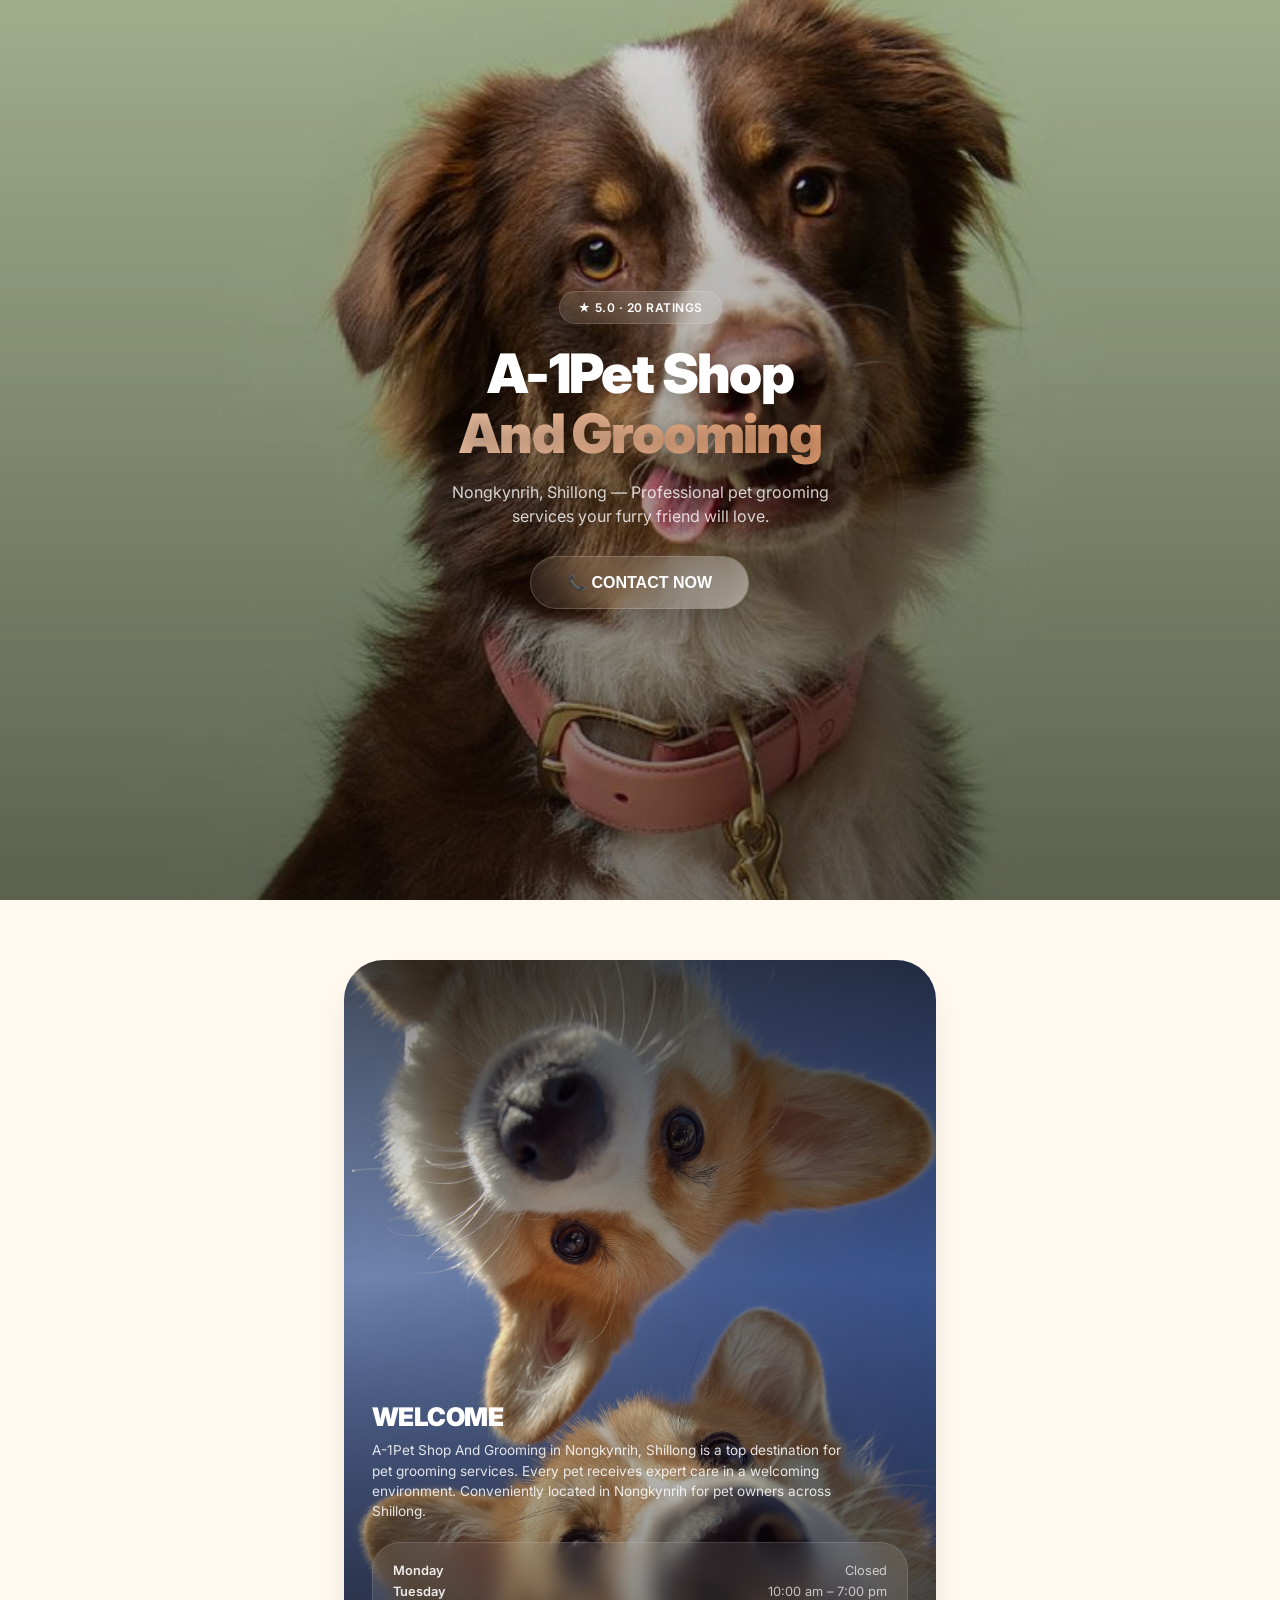
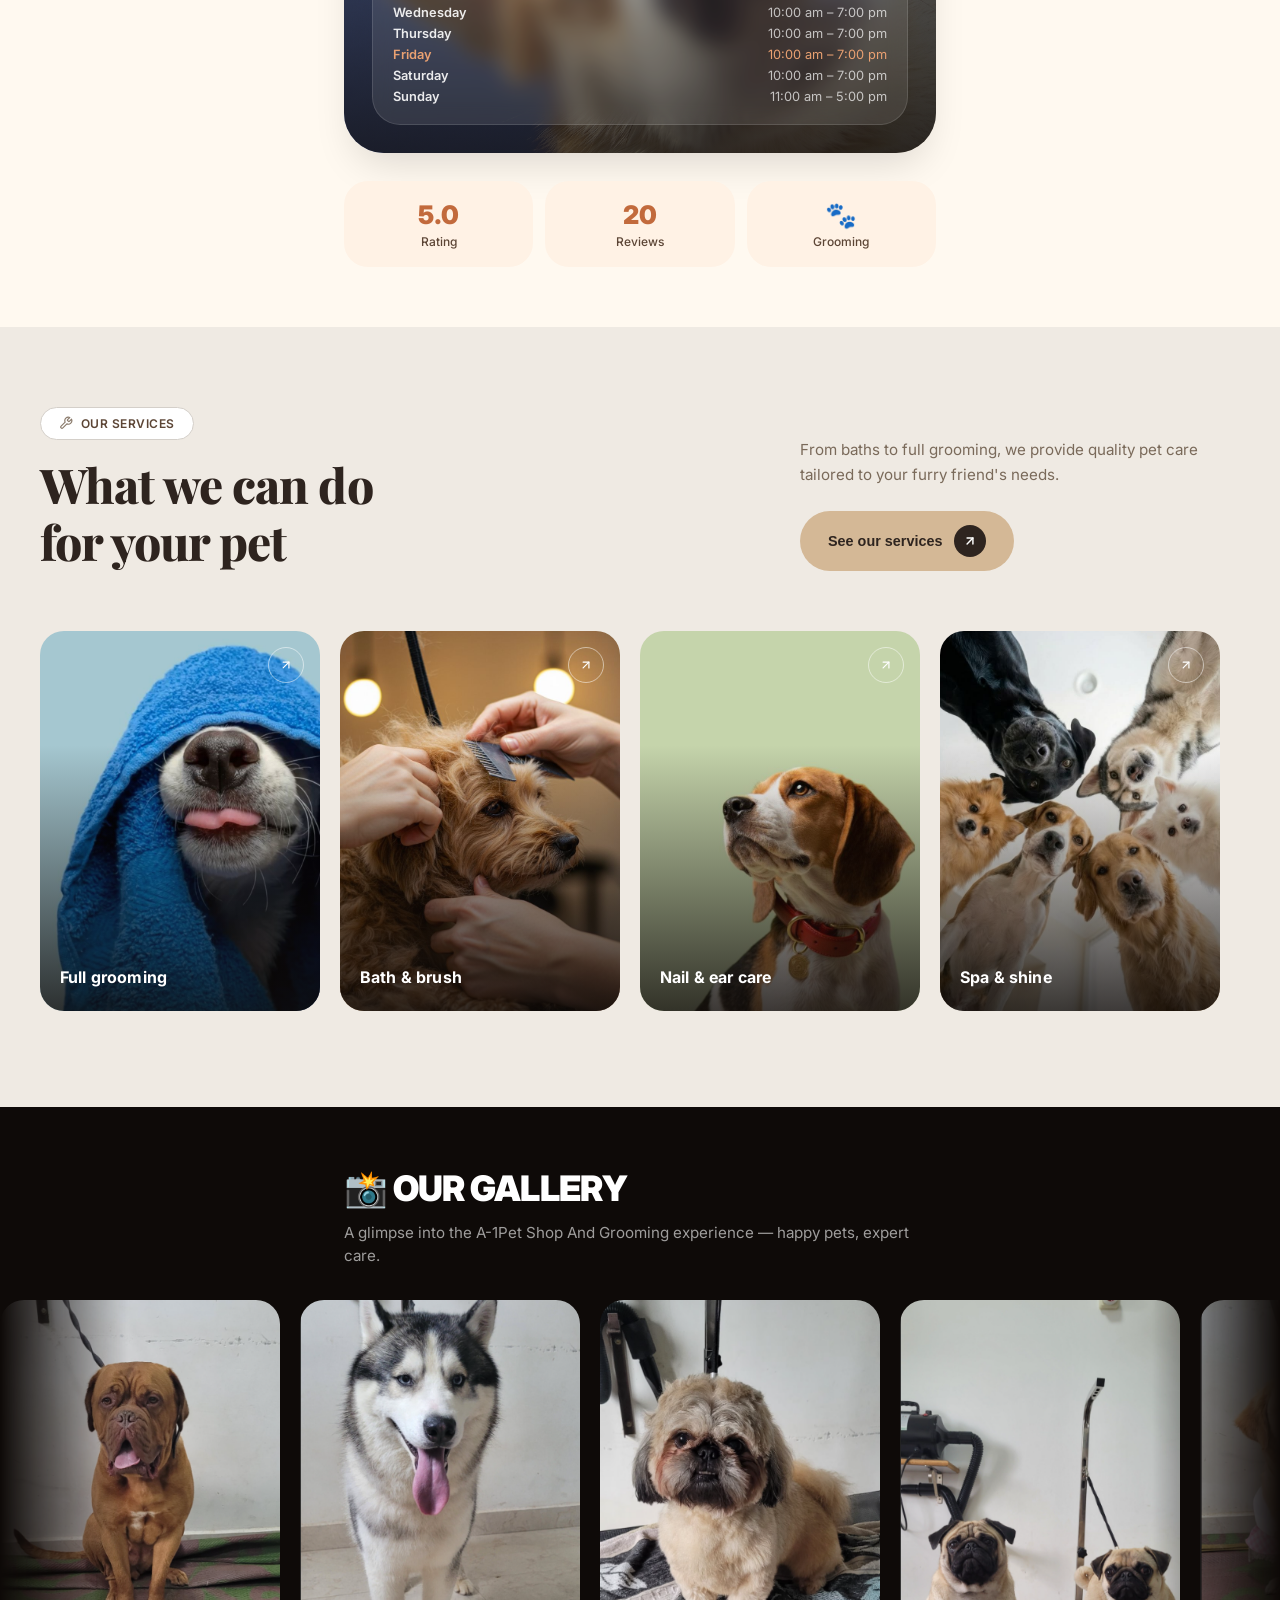
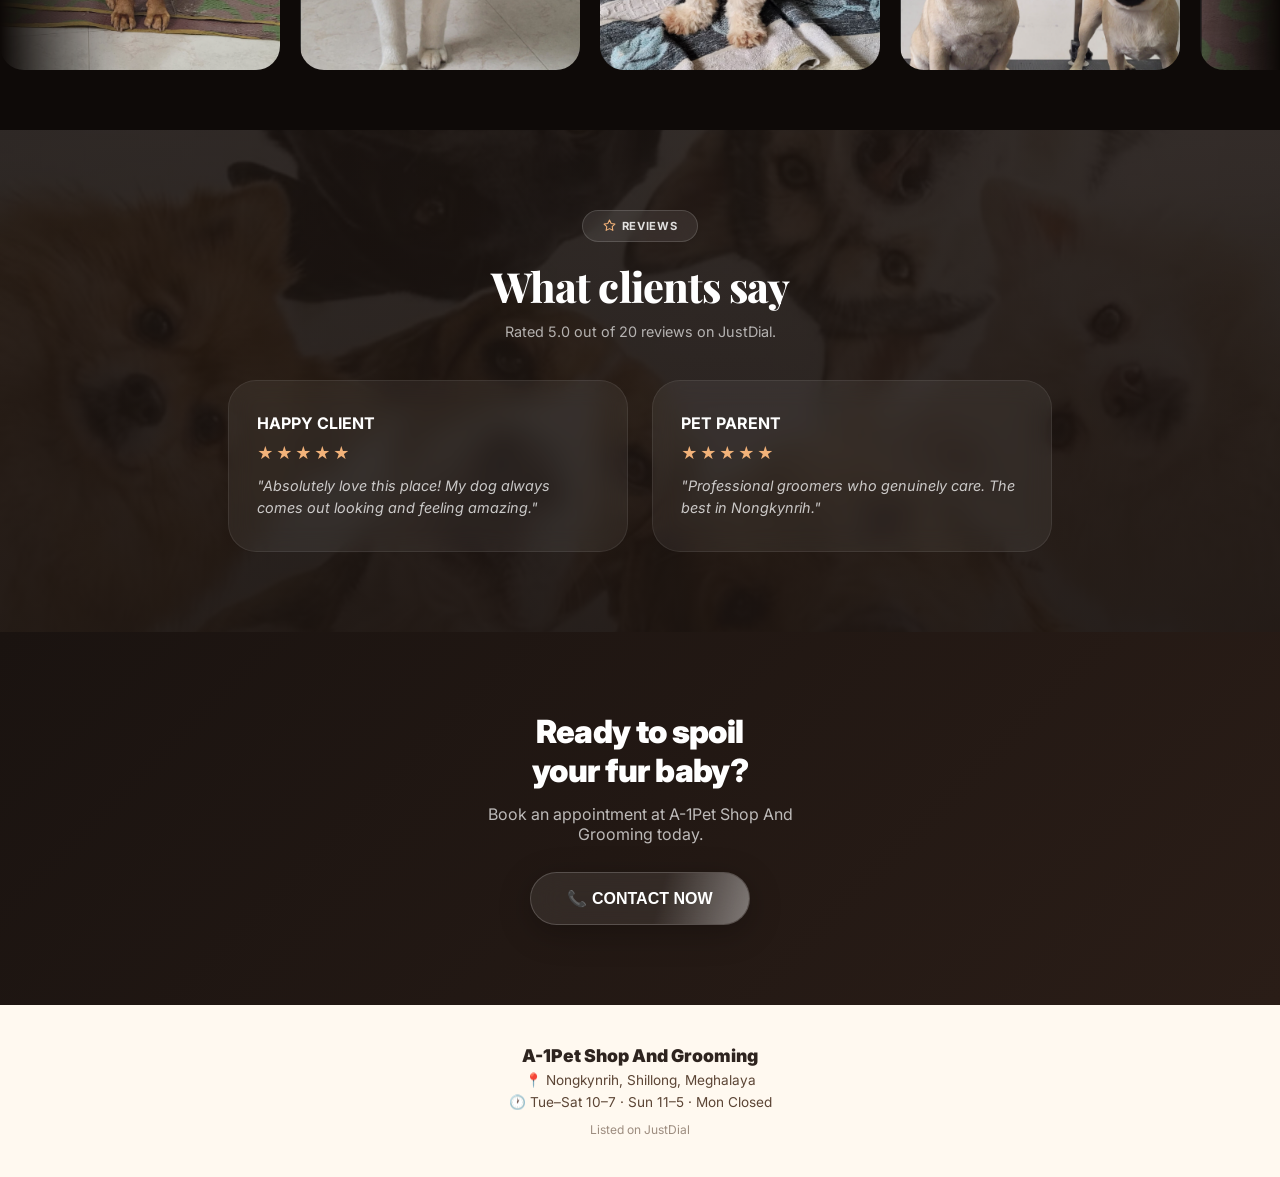
<file: pupbar.html>
<!DOCTYPE html>
<html lang="en">
<head>
  <meta charset="UTF-8">
  <meta name="viewport" content="width=device-width, initial-scale=1.0, viewport-fit=cover">
  <title>A-1Pet Shop And Grooming — Shillong</title>
  <link href="https://fonts.googleapis.com/css2?family=Inter:opsz,wght@14..32,300;14..32,400;14..32,600;14..32,700;14..32,800;14..32,900&family=Playfair+Display:wght@700;800&display=swap" rel="stylesheet">
<style>
*,*::before,*::after{margin:0;padding:0;box-sizing:border-box}
html{scroll-behavior:smooth}
body{
  font-family:'Inter',sans-serif;
  background:#FFF9F0;
  color:#2E241F;
  overflow-x:hidden;
  -webkit-font-smoothing:antialiased;
}
img{display:block;width:100%;height:auto}

/* ── LOADING ── */
.loading-overlay{
  position:fixed;inset:0;background:#0E0A08;z-index:9999;
  display:flex;flex-direction:column;align-items:center;justify-content:center;gap:2rem;
  transition:opacity .7s ease,visibility .7s ease;
}
.loading-overlay.hidden{opacity:0;visibility:hidden;pointer-events:none}
.loading-brand{
  font-size:2.4rem;font-weight:900;text-align:center;line-height:1.2;
  background:linear-gradient(135deg,#fff 0%,#EAA172 25%,#F2C6A8 50%,#EAA172 75%,#fff 100%);
  background-size:300% 300%;
  -webkit-background-clip:text;background-clip:text;color:transparent;
  animation:gradientShift 3s ease-in-out infinite, floatUp 2.5s ease-in-out infinite;
}
.loading-brand small{
  display:block;font-size:.7rem;font-weight:500;letter-spacing:.2em;
  text-transform:uppercase;color:rgba(255,255,255,.3);margin-top:8px;
  background:none;-webkit-background-clip:unset;
  animation:fadeSlideIn .8s .3s both;
}
.paw-loader{display:flex;align-items:center;gap:8px;animation:scaleIn .5s .6s both}
.paw-loader .bar{
  width:4px;height:24px;border-radius:4px;
  background:linear-gradient(to top,#EAA172,#F2C6A8);
  animation:barGrow .6s ease-in-out infinite alternate;
}
.paw-loader .bar:nth-child(1){animation-delay:0s;height:16px}
.paw-loader .bar:nth-child(2){animation-delay:.1s;height:28px}
.paw-loader .bar:nth-child(3){animation-delay:.2s;height:36px}
.paw-loader .bar:nth-child(4){animation-delay:.3s;height:28px}
.paw-loader .bar:nth-child(5){animation-delay:.4s;height:16px}
.paw-dots{
  display:flex;gap:10px;
  animation:scaleIn .5s .8s both;
}
.paw-dots div{
  width:14px;height:14px;border-radius:50%;
  background:#EAA172;opacity:.2;
  animation:pawPulse .8s ease-in-out infinite alternate;
}
.paw-dots div:nth-child(1){animation-delay:0s}
.paw-dots div:nth-child(2){animation-delay:.15s;background:#D98E5B}
.paw-dots div:nth-child(3){animation-delay:.3s;background:#C26A3C}
.paw-dots div:nth-child(4){animation-delay:.45s;background:#A85A30}
.paw-dots div:nth-child(5){animation-delay:.6s;background:#8A4A26}
.loading-bg-shapes{position:absolute;inset:0;overflow:hidden;pointer-events:none}
.loading-bg-shapes .shape{
  position:absolute;border-radius:50%;
  background:rgba(234,161,114,.04);animation:shapeFloat 4s ease-in-out infinite;
}
.loading-bg-shapes .shape:nth-child(1){width:180px;height:180px;top:-40px;left:-40px;animation-delay:0s}
.loading-bg-shapes .shape:nth-child(2){width:120px;height:120px;bottom:-30px;right:-30px;animation-delay:1s;background:rgba(242,198,168,.03)}
.loading-bg-shapes .shape:nth-child(3){width:80px;height:80px;top:50%;left:50%;animation-delay:2s;background:rgba(200,160,130,.03)}
@keyframes gradientShift{0%{background-position:0% 50%}50%{background-position:100% 50%}100%{background-position:0% 50%}}
@keyframes floatUp{0%,100%{transform:translateY(0)}50%{transform:translateY(-8px)}}
@keyframes fadeSlideIn{from{opacity:0;transform:translateY(10px)}to{opacity:1;transform:translateY(0)}}
@keyframes scaleIn{from{opacity:0;transform:scale(.7)}to{opacity:1;transform:scale(1)}}
@keyframes barGrow{from{transform:scaleY(.3)}to{transform:scaleY(1)}}
@keyframes pawPulse{0%{opacity:.2;transform:scale(.8)}100%{opacity:1;transform:scale(1.2)}}
@keyframes shapeFloat{0%,100%{transform:translate(0,0) scale(1)}33%{transform:translate(20px,-20px) scale(1.1)}66%{transform:translate(-10px,10px) scale(.95)}}

/* ── HERO ── */
.hero{
  position:relative;height:100dvh;width:100%;overflow:hidden;
  display:flex;align-items:center;justify-content:center;padding:0 24px;
  text-align:center;
}
.hero-bg{
  position:absolute;inset:0;width:100%;height:100%;object-fit:cover;object-position:center 30%;
  pointer-events:none;
  animation:heroZoom 5s 1.3s ease both;
}
@keyframes heroZoom{from{transform:scale(1.08);opacity:.7}to{transform:scale(1);opacity:1}}
.hero-overlay{
  position:absolute;inset:0;
  background:linear-gradient(180deg,rgba(14,10,8,.15) 0%,rgba(14,10,8,.55) 100%);
}
.hero-content{position:relative;z-index:2;max-width:480px;width:100%;margin:0 auto}
.hero-content>*{opacity:0;animation:heroFadeUp .7s cubic-bezier(.16,1,.3,1) forwards}
.hero-content .hero-badge{animation-delay:1.4s}
.hero-content h1{animation-delay:1.7s}
.hero-content p{animation-delay:2s}
.hero-content .btn-primary{animation-delay:2.3s}
@keyframes heroFadeUp{from{opacity:0;transform:translateY(30px) scale(.97)}to{opacity:1;transform:translateY(0) scale(1)}}
.hero-badge{
  display:inline-flex;align-items:center;gap:8px;
  background:rgba(255,255,255,.12);backdrop-filter:blur(12px);
  border:1px solid rgba(255,255,255,.15);
  padding:8px 18px;border-radius:60px;font-size:.75rem;font-weight:600;
  color:#fff;letter-spacing:.04em;text-transform:uppercase;margin-bottom:20px;
}
.hero h1{
  font-size:2.6rem;font-weight:900;line-height:1.1;letter-spacing:-.03em;
  color:#fff;text-shadow:0 2px 20px rgba(0,0,0,.3);
  animation:heroFadeUp .7s cubic-bezier(.16,1,.3,1) forwards, fadePulse 4s ease-in-out 4s infinite;
}
@keyframes fadePulse{0%,100%{opacity:1}45%{opacity:.5}55%{opacity:.5}}
.hero h1 em{font-style:normal;background:linear-gradient(120deg,#F2C6A8,#EAA172);-webkit-background-clip:text;background-clip:text;color:transparent}
.hero p{
  font-size:1rem;line-height:1.5;color:rgba(255,255,255,.8);
  margin:16px auto 28px;max-width:380px;
}

/* ── SECTIONS ── */
.section{padding:60px 24px;max-width:640px;margin:0 auto}
.section-title{font-size:1.8rem;font-weight:900;letter-spacing:-.02em;margin-bottom:12px}
.section-sub{font-size:.95rem;color:#5C4535;margin-bottom:32px;line-height:1.5}

.about-image-wrap{
  border-radius:40px;overflow:hidden;
  box-shadow:0 20px 40px -12px rgba(0,0,0,.15);
}
.about-image-wrap img{width:100%;height:auto;display:block}

/* ── HOURS ── */
.hours-card{
  background:#FFF2E5;border-radius:40px;padding:28px 24px;
  display:grid;grid-template-columns:1fr 1fr;gap:10px 20px;
}
.hours-card .day{font-weight:700;font-size:.9rem}
.hours-card .time{font-size:.9rem;color:#5C4535;text-align:right}
.hours-card .today{color:#C26A3C;font-weight:800}
.stats-row{display:flex;gap:12px;margin-top:28px}
.stat-item{
  flex:1;background:#FFF2E5;padding:18px 12px;border-radius:24px;text-align:center;
}
.stat-item .num{font-size:1.6rem;font-weight:900;color:#C26A3C}
.stat-item .label{font-size:.75rem;color:#5C4535;margin-top:4px;font-weight:500}

/* ── SERVICES ── */
.services-wrap{
  background:#efeae3;padding:80px 24px;
}
.services-wrap .container{
  max-width:1200px;margin:0 auto;
}
.services-header{
  display:flex;flex-direction:column;gap:32px;margin-bottom:52px;
}
.serv-badge{
  display:inline-flex;align-items:center;gap:8px;
  background:#fff;border:1px solid #d4cfc9;padding:8px 18px;border-radius:60px;
  font-size:.75rem;font-weight:600;color:#5C4535;text-transform:uppercase;letter-spacing:.04em;
}
.serv-badge svg{width:14px;height:14px;color:#8a7a6b}
.serv-heading{
  font-family:'Playfair Display',Georgia,serif;
  font-size:2.4rem;font-weight:800;line-height:1.2;letter-spacing:-.02em;
  color:#2E241F;margin-top:16px;
}
.serv-right{
  margin-top:8px;
}
.serv-desc{
  font-size:.95rem;color:#7a6a5a;line-height:1.6;max-width:440px;
}
.serv-btn{
  display:inline-flex;align-items:center;gap:12px;
  background:#d4b896;border:none;padding:14px 28px;border-radius:60px;
  font-weight:600;font-size:.9rem;color:#2E241F;cursor:pointer;
  transition:all .3s ease;margin-top:24px;
}
.serv-btn:hover{background:#c4a884;transform:translateY(-2px)}
.serv-btn .arrow-circle{
  width:32px;height:32px;border-radius:50%;background:#2E241F;
  display:flex;align-items:center;justify-content:center;flex-shrink:0;
}
.serv-btn .arrow-circle svg{width:14px;height:14px;color:#fff}
.serv-cards{
  display:flex;flex-direction:column;gap:20px;padding:8px 0 16px;
}
.serv-card{
  width:100%;height:420px;border-radius:24px;
  overflow:hidden;position:relative;flex-shrink:0;
  transition:transform .4s ease,box-shadow .4s ease;cursor:pointer;
}
.serv-card:hover{transform:translateY(-4px);box-shadow:0 24px 48px -12px rgba(0,0,0,.2)}
.serv-card img{position:absolute;inset:0;width:100%;height:100%;object-fit:cover;transition:transform .6s ease}
.serv-card:hover img{transform:scale(1.08)}
.serv-card .gradient{
  position:absolute;inset:0;
  background:linear-gradient(180deg,transparent 30%,rgba(14,10,8,.8) 100%);
}
.serv-card .card-arrow{
  position:absolute;top:16px;right:16px;
  width:36px;height:36px;border-radius:50%;
  border:1.5px solid rgba(255,255,255,.5);
  display:flex;align-items:center;justify-content:center;
  transition:background .3s ease,border-color .3s ease;
}
.serv-card:hover .card-arrow{background:rgba(255,255,255,.15);border-color:rgba(255,255,255,.8)}
.serv-card .card-arrow svg{width:14px;height:14px;color:#fff}
.serv-card .card-label{
  position:absolute;bottom:0;left:0;right:0;padding:24px 20px;
  color:#fff;font-size:1rem;font-weight:700;letter-spacing:.01em;
}
@media(min-width:768px){
  .services-header{flex-direction:row;align-items:flex-end;justify-content:space-between}
  .serv-left{flex-shrink:0}
  .serv-heading{font-size:3rem;max-width:360px}
  .serv-right{text-align:left}
  .serv-cards{flex-direction:row;overflow-x:auto;scroll-snap-type:x mandatory;-webkit-overflow-scrolling:touch}
  .serv-cards::-webkit-scrollbar{display:none}
  .serv-card{min-width:240px;max-width:280px;height:380px;flex-shrink:0;scroll-snap-align:start}
}

/* ── DIVIDER ── */
.cinematic-divider{
  position:relative;height:55vh;min-height:320px;overflow:hidden;
  display:flex;align-items:center;justify-content:center;
}
.cinematic-divider img{
  position:absolute;inset:0;width:100%;height:100%;object-fit:cover;filter:brightness(.4);
}
.cinematic-divider .overlay{
  position:absolute;inset:0;
  background:linear-gradient(0deg,rgba(14,10,8,.6) 0%,transparent 50%,rgba(14,10,8,.3) 100%);
}
.cinematic-divider .content{position:relative;z-index:2;text-align:center;padding:0 24px;color:#fff}
.cinematic-divider .content h2{font-size:2rem;font-weight:900;letter-spacing:-.02em}
.cinematic-divider .content p{font-size:.95rem;color:rgba(255,255,255,.7);margin-top:12px;max-width:360px;margin-inline:auto}

/* ── REVIEWS ── */
.reviews-section{
  position:relative;min-height:420px;display:flex;align-items:center;
  background:linear-gradient(135deg,#1A1310,#2A1D17);
  overflow:hidden;
}
.reviews-section .bg-img{
  position:absolute;inset:0;width:100%;height:100%;object-fit:cover;
  opacity:.35;pointer-events:none;
}
.reviews-section .overlay{
  position:absolute;inset:0;
  background:linear-gradient(180deg,rgba(26,19,16,.7) 0%,rgba(26,19,16,.85) 100%);
}
.reviews-section .container{
  position:relative;z-index:1;max-width:1200px;margin:0 auto;
  padding:80px 24px;width:100%;
}
.reviews-header{text-align:center;margin-bottom:40px}
.reviews-header .badge{
  display:inline-flex;align-items:center;gap:6px;
  background:rgba(255,255,255,.08);backdrop-filter:blur(10px);
  border:1px solid rgba(255,255,255,.15);padding:8px 20px;border-radius:60px;
  font-size:.7rem;font-weight:700;color:rgba(255,255,255,.85);text-transform:uppercase;
  letter-spacing:.06em;margin-bottom:16px;
}
.reviews-header .badge svg{width:13px;height:13px;color:#F2B279}
.reviews-header h2{
  font-family:'Playfair Display',Georgia,serif;
  font-size:2.6rem;font-weight:800;letter-spacing:-.02em;
  color:#fff;margin-bottom:10px;
}
.reviews-header .sub{font-size:.9rem;color:rgba(255,255,255,.65)}
.reviews-grid{
  display:flex;gap:24px;flex-wrap:wrap;justify-content:center;
}
.review-card{
  flex:1;min-width:0;max-width:400px;width:100%;
  border-radius:28px;padding:32px 28px;
  background:rgba(255,255,255,.06);backdrop-filter:blur(12px);
  -webkit-backdrop-filter:blur(12px);
  border:1px solid rgba(255,255,255,.08);
}
.review-card .name{font-weight:700;font-size:1rem;color:#fff}
.review-card .stars{color:#F2B279;letter-spacing:2px;margin:10px 0 12px;font-size:1rem}
.review-card .text{font-size:.9rem;color:rgba(255,255,255,.75);line-height:1.55;font-style:italic}

/* ── CTA ── */
.cta{padding:80px 24px;text-align:center;background:linear-gradient(135deg,#1A1310,#2A1D17)}
.cta h2{font-size:2rem;font-weight:900;color:#fff;letter-spacing:-.02em}
.cta p{font-size:1rem;color:rgba(255,255,255,.7);margin:14px 0 28px;max-width:360px;margin-inline:auto}
.btn-primary{
  position:relative;display:inline-flex;align-items:center;gap:10px;
  background:rgba(255,255,255,.08);
  backdrop-filter:blur(16px);-webkit-backdrop-filter:blur(16px);
  border:1px solid rgba(255,255,255,.18);
  padding:16px 36px;border-radius:60px;
  font-weight:700;font-size:1rem;color:#fff;cursor:pointer;overflow:hidden;
  transition:all .3s ease;box-shadow:0 8px 32px rgba(0,0,0,.25);
  isolation:isolate;
}
.btn-primary::before{
  content:'';position:absolute;inset:0;
  background:linear-gradient(105deg,transparent 30%,rgba(255,255,255,.35) 50%,transparent 70%);
  background-size:200% 100%;
  animation:liquidSheen 3s ease-in-out infinite;
  pointer-events:none;
}
@keyframes liquidSheen{0%,100%{background-position:200% 0}50%{background-position:-200% 0}}
.btn-primary:active{transform:scale(.96)}

/* ── FOOTER ── */
footer{padding:40px 24px;text-align:center;color:#5C4535;font-size:.85rem}
footer .fb{font-size:1.1rem;font-weight:900;color:#2E241F;margin-bottom:6px}

/* ── IMAGE AUTO SLIDER ── */
@keyframes scrollRight{0%{transform:translateX(0)}100%{transform:translateX(-50%)}}
.slider-section{
  background:#0E0A08;padding:60px 0;overflow:hidden;
}
.slider-section .section-title{color:#fff}
.slider-section .section-sub{color:rgba(255,255,255,.6)}
.slider-track{animation:scrollRight 30s linear infinite;display:flex;gap:20px;width:max-content}
.slider-mask{
  mask:linear-gradient(90deg,transparent 0%,#000 10%,#000 90%,transparent 100%);
  -webkit-mask:linear-gradient(90deg,transparent 0%,#000 10%,#000 90%,transparent 100%);
}
.slider-item{
  flex-shrink:0;width:180px;height:240px;border-radius:24px;overflow:hidden;
  transition:transform .3s ease,filter .3s ease;
}
.slider-item:hover{transform:scale(1.06);filter:brightness(1.1)}
.slider-item img{width:100%;height:100%;object-fit:cover;object-position:center 25%}
@media(min-width:640px){.slider-item{width:240px;height:320px}}
@media(min-width:1024px){.slider-item{width:280px;height:370px}}

/* ── REVEAL ── */
.reveal{opacity:0;transition:all .7s cubic-bezier(.2,.9,.3,1.1)}
.reveal-up{transform:translateY(36px)}
.reveal-left{transform:translateX(-40px)}
.reveal-right{transform:translateX(40px)}
.reveal-scale{transform:scale(.88)}
.reveal.active{opacity:1;transform:translateY(0) translateX(0) scale(1)}

/* Staggered children */
.stagger > *{opacity:0;transform:translateY(24px);transition:all .6s cubic-bezier(.2,.9,.3,1.1)}
.stagger.active > *{opacity:1;transform:translateY(0)}
.stagger.active > *:nth-child(1){transition-delay:0s}
.stagger.active > *:nth-child(2){transition-delay:.12s}
.stagger.active > *:nth-child(3){transition-delay:.24s}
.stagger.active > *:nth-child(4){transition-delay:.36s}
.stagger.active > *:nth-child(5){transition-delay:.48s}
.stagger.active > *:nth-child(6){transition-delay:.6s}
@media(min-width:480px){.hero h1{font-size:3.4rem}.section-title{font-size:2.2rem}}
@media(max-width:480px){
  .hero{padding:0 16px}
  .hero h1{font-size:1.8rem}
  .hero p{font-size:.85rem;margin:12px auto 20px}
  .stats-row{flex-direction:column;gap:8px}
  .reviews-grid{flex-direction:column;align-items:stretch}
  .review-card{padding:24px 20px}
  .reviews-header h2{font-size:2rem}
  .serv-card{height:320px}
  .serv-heading{font-size:1.8rem}
  .hours-card{grid-template-columns:1fr;gap:6px;padding:18px}
  .hours-card .day,.hours-card .time{text-align:left;font-size:.85rem}
  .section{padding:40px 16px}
  .about-image-wrap .welcome-text p{font-size:.78rem;line-height:1.45;margin-bottom:12px}
  .about-image-wrap .welcome-text{padding:24px 18px 20px}
}
</style>
</head>
<body>

<div class="loading-overlay" id="loadingOverlay">
  <div class="loading-bg-shapes"><div class="shape"></div><div class="shape"></div><div class="shape"></div></div>
  <div class="loading-brand">
    A-1Pet Shop<br>And Grooming
    <small>Nongkynrih, Shillong</small>
  </div>
  <div class="paw-loader"><div class="bar"></div><div class="bar"></div><div class="bar"></div><div class="bar"></div><div class="bar"></div></div>
  <div class="paw-dots"><div></div><div></div><div></div><div></div><div></div></div>
</div>

<div class="app-content" id="appContent">

  <!-- HERO — full-screen with video background -->
  <section class="hero">
    <video class="hero-bg" autoplay muted loop playsinline poster="images/herosection.jpg">
      <source src="images/herosectionvideo.mp4" type="video/mp4">
    </video>
    <div class="hero-overlay"></div>
    <div class="hero-content">
      <div class="hero-badge">★ 5.0 · 20 Ratings</div>
      <h1>A-1Pet Shop<br><em>And Grooming</em></h1>
      <p>Nongkynrih, Shillong — Professional pet grooming services your furry friend will love.</p>
      <button class="btn-primary" id="heroBtn">📞 CONTACT NOW</button>
    </div>
  </section>

  <!-- ABOUT -->
  <section class="section" id="about">
    <div class="about-image-wrap reveal reveal-left" style="position:relative">
      <img src="images/welcome.jpeg" alt="A-1Pet Shop" loading="lazy">
      <div style="position:absolute;inset:0;background:linear-gradient(180deg,rgba(14,10,8,.55) 0%,transparent 40%,rgba(14,10,8,.75) 100%)"></div>
      <div class="welcome-text" style="position:absolute;bottom:0;left:0;right:0;padding:36px 28px 28px;color:#fff">
        <h2 class="section-title" style="color:#fff;border:none;margin-bottom:8px;font-size:1.6rem">WELCOME</h2>
        <p style="font-size:.85rem;line-height:1.5;color:rgba(255,255,255,.85);max-width:480px;margin-bottom:20px">A-1Pet Shop And Grooming in Nongkynrih, Shillong is a top destination for pet grooming services. Every pet receives expert care in a welcoming environment. Conveniently located in Nongkynrih for pet owners across Shillong.</p>
        <div class="hours-card" id="hoursCard" style="background:rgba(255,255,255,.1);backdrop-filter:blur(10px);-webkit-backdrop-filter:blur(10px);border:1px solid rgba(255,255,255,.12);padding:20px 20px;border-radius:28px;display:grid;grid-template-columns:1fr 1fr;gap:6px 16px">
          <span class="day" style="font-weight:600;font-size:.8rem;color:rgba(255,255,255,.9)">Monday</span><span class="time" style="font-size:.8rem;color:rgba(255,255,255,.7);text-align:right">Closed</span>
          <span class="day" style="font-weight:600;font-size:.8rem;color:rgba(255,255,255,.9)">Tuesday</span><span class="time" style="font-size:.8rem;color:rgba(255,255,255,.7);text-align:right">10:00 am – 7:00 pm</span>
          <span class="day" style="font-weight:600;font-size:.8rem;color:rgba(255,255,255,.9)">Wednesday</span><span class="time" style="font-size:.8rem;color:rgba(255,255,255,.7);text-align:right">10:00 am – 7:00 pm</span>
          <span class="day" style="font-weight:600;font-size:.8rem;color:rgba(255,255,255,.9)">Thursday</span><span class="time" style="font-size:.8rem;color:rgba(255,255,255,.7);text-align:right">10:00 am – 7:00 pm</span>
          <span class="day" style="font-weight:600;font-size:.8rem;color:rgba(255,255,255,.9)">Friday</span><span class="time" style="font-size:.8rem;color:rgba(255,255,255,.7);text-align:right">10:00 am – 7:00 pm</span>
          <span class="day" style="font-weight:600;font-size:.8rem;color:rgba(255,255,255,.9)">Saturday</span><span class="time" style="font-size:.8rem;color:rgba(255,255,255,.7);text-align:right">10:00 am – 7:00 pm</span>
          <span class="day" style="font-weight:600;font-size:.8rem;color:rgba(255,255,255,.9)">Sunday</span><span class="time" style="font-size:.8rem;color:rgba(255,255,255,.7);text-align:right">11:00 am – 5:00 pm</span>
        </div>
      </div>
    </div>
    <div class="stats-row reveal stagger">
      <div class="stat-item"><div class="num">5.0</div><div class="label">Rating</div></div>
      <div class="stat-item"><div class="num">20</div><div class="label">Reviews</div></div>
      <div class="stat-item"><div class="num">🐾</div><div class="label">Grooming</div></div>
    </div>
  </section>

  <!-- SERVICES -->
  <section class="services-wrap" id="services">
    <div class="container">
      <div class="services-header reveal">
        <div class="serv-left">
          <div class="serv-badge">
            <svg viewBox="0 0 24 24" fill="none" stroke="currentColor" stroke-width="2" stroke-linecap="round" stroke-linejoin="round"><path d="M14.7 6.3a1 1 0 0 0 0 1.4l1.6 1.6a1 1 0 0 0 1.4 0l3.77-3.77a6 6 0 0 1-7.94 7.94l-6.91 6.91a2.12 2.12 0 0 1-3-3l6.91-6.91a6 6 0 0 1 7.94-7.94l-3.76 3.76z"/></svg>
            Our services
          </div>
          <h2 class="serv-heading">What we can do<br>for your pet</h2>
        </div>
        <div class="serv-right">
          <p class="serv-desc">From baths to full grooming, we provide quality pet care tailored to your furry friend's needs.</p>
          <button class="serv-btn" id="servicesBtn">
            See our services
            <span class="arrow-circle">
              <svg viewBox="0 0 24 24" fill="none" stroke="currentColor" stroke-width="2.5" stroke-linecap="round" stroke-linejoin="round"><path d="M7 7h10v10"/><path d="M7 17 17 7"/></svg>
            </span>
          </button>
        </div>
      </div>
      <div class="serv-cards reveal stagger">
        <div class="serv-card">
          <img src="images/4081455907607392.jpg" alt="Full Grooming" loading="lazy">
          <div class="gradient"></div>
          <div class="card-arrow">
            <svg viewBox="0 0 24 24" fill="none" stroke="currentColor" stroke-width="2" stroke-linecap="round" stroke-linejoin="round"><path d="M7 7h10v10"/><path d="M7 17 17 7"/></svg>
          </div>
          <div class="card-label">Full grooming</div>
        </div>
        <div class="serv-card">
          <img src="images/prevent-mats.jpg" alt="Bath & Brush" loading="lazy">
          <div class="gradient"></div>
          <div class="card-arrow">
            <svg viewBox="0 0 24 24" fill="none" stroke="currentColor" stroke-width="2" stroke-linecap="round" stroke-linejoin="round"><path d="M7 7h10v10"/><path d="M7 17 17 7"/></svg>
          </div>
          <div class="card-label">Bath &amp; brush</div>
        </div>
        <div class="serv-card">
          <img src="images/2533343538804035.jpg" alt="Nail & Ear Care" loading="lazy">
          <div class="gradient"></div>
          <div class="card-arrow">
            <svg viewBox="0 0 24 24" fill="none" stroke="currentColor" stroke-width="2" stroke-linecap="round" stroke-linejoin="round"><path d="M7 7h10v10"/><path d="M7 17 17 7"/></svg>
          </div>
          <div class="card-label">Nail &amp; ear care</div>
        </div>
        <div class="serv-card">
          <img src="images/7177680652812423.jpg" alt="Spa & Shine" loading="lazy">
          <div class="gradient"></div>
          <div class="card-arrow">
            <svg viewBox="0 0 24 24" fill="none" stroke="currentColor" stroke-width="2" stroke-linecap="round" stroke-linejoin="round"><path d="M7 7h10v10"/><path d="M7 17 17 7"/></svg>
          </div>
          <div class="card-label">Spa &amp; shine</div>
        </div>
        <div class="serv-card">
          <img src="images/review1.png" alt="Pet Styling" loading="lazy">
          <div class="gradient"></div>
          <div class="card-arrow">
            <svg viewBox="0 0 24 24" fill="none" stroke="currentColor" stroke-width="2" stroke-linecap="round" stroke-linejoin="round"><path d="M7 7h10v10"/><path d="M7 17 17 7"/></svg>
          </div>
          <div class="card-label">Pet styling</div>
        </div>
      </div>
    </div>
  </section>

  <!-- IMAGE AUTO SLIDER -->
  <section class="slider-section" id="gallery">
    <div style="max-width:640px;margin:0 auto;padding:0 24px" class="reveal">
      <h2 class="section-title">📸 OUR GALLERY</h2>
      <p class="section-sub">A glimpse into the A-1Pet Shop And Grooming experience — happy pets, expert care.</p>
    </div>
    <div class="slider-mask reveal" style="margin-top:32px">
      <div class="slider-track">
        <div class="slider-item"><img src="images/review1.png" alt="Gallery 1" loading="lazy"></div>
        <div class="slider-item"><img src="images/review2.png" alt="Gallery 2" loading="lazy"></div>
        <div class="slider-item"><img src="images/review3.png" alt="Gallery 3" loading="lazy"></div>
        <div class="slider-item"><img src="images/review4.png" alt="Gallery 4" loading="lazy"></div>
        <div class="slider-item"><img src="images/review5.png" alt="Gallery 5" loading="lazy"></div>
        <div class="slider-item"><img src="images/review1.png" alt="Gallery 1" loading="lazy"></div>
        <div class="slider-item"><img src="images/review2.png" alt="Gallery 2" loading="lazy"></div>
        <div class="slider-item"><img src="images/review3.png" alt="Gallery 3" loading="lazy"></div>
        <div class="slider-item"><img src="images/review4.png" alt="Gallery 4" loading="lazy"></div>
        <div class="slider-item"><img src="images/review5.png" alt="Gallery 5" loading="lazy"></div>
      </div>
    </div>
  </section>

  <!-- REVIEWS -->
  <section class="reviews-section" id="reviews">
    <img class="bg-img" src="images/7177680652812423.jpg" alt="" loading="lazy" aria-hidden="true">
    <div class="overlay"></div>
    <div class="container">
      <div class="reviews-header reveal">
        <div class="badge">
          <svg viewBox="0 0 24 24" fill="none" stroke="currentColor" stroke-width="2" stroke-linecap="round" stroke-linejoin="round"><polygon points="12 2 15.09 8.26 22 9.27 17 14.14 18.18 21.02 12 17.77 5.82 21.02 7 14.14 2 9.27 8.91 8.26 12 2"/></svg>
          Reviews
        </div>
        <h2>What clients say</h2>
        <p class="sub">Rated 5.0 out of 20 reviews on JustDial.</p>
      </div>
      <div class="reviews-grid reveal stagger">
        <div class="review-card">
          <div class="name">HAPPY CLIENT</div>
          <div class="stars">★★★★★</div>
          <div class="text">"Absolutely love this place! My dog always comes out looking and feeling amazing."</div>
        </div>
        <div class="review-card">
          <div class="name">PET PARENT</div>
          <div class="stars">★★★★★</div>
          <div class="text">"Professional groomers who genuinely care. The best in Nongkynrih."</div>
        </div>
      </div>
    </div>
  </section>

  <!-- CTA -->
  <section class="cta" id="contact">
    <div class="content reveal">
      <h2>Ready to spoil<br>your fur baby?</h2>
      <p>Book an appointment at A-1Pet Shop And Grooming today.</p>
      <button class="btn-primary" id="ctaBtn">📞 CONTACT NOW</button>
    </div>
  </section>

  <!-- FOOTER -->
  <footer>
    <div class="fb">A-1Pet Shop And Grooming</div>
    <p>📍 Nongkynrih, Shillong, Meghalaya</p>
    <p style="margin-top:6px">🕐 Tue–Sat 10–7 · Sun 11–5 · Mon Closed</p>
    <p style="margin-top:12px;font-size:.75rem;opacity:.6">Listed on JustDial</p>
  </footer>
</div>

<script>
// ── START AT TOP ──
history.scrollRestoration='manual';window.scrollTo(0,0);

// ── LOADER ──
const overlay=document.getElementById('loadingOverlay'),app=document.getElementById('appContent');
window.addEventListener('load',()=>{
  setTimeout(()=>{
    overlay.classList.add('hidden');
    app.classList.add('visible');
    setTimeout(activateReveals,100);
  },1200);
});

// ── REVEAL ──
const reveals=document.querySelectorAll('.reveal');
const observer=new IntersectionObserver(entries=>{
  entries.forEach(e=>{if(e.isIntersecting){e.target.classList.add('active');observer.unobserve(e.target)}});
},{threshold:.12});
function activateReveals(){reveals.forEach(el=>{if(el.getBoundingClientRect().top<window.innerHeight-80)el.classList.add('active');else observer.observe(el)})}
reveals.forEach(el=>observer.observe(el));
window.addEventListener('resize',()=>{if(app.classList.contains('visible'))activateReveals()});

// ── TODAY HOURS HIGHLIGHT ──
(function(){const days=['Sunday','Monday','Tuesday','Wednesday','Thursday','Friday','Saturday'];const t=days[new Date().getDay()];const card=document.getElementById('hoursCard');if(card){const spans=card.querySelectorAll('.day');spans.forEach(e=>{if(e.textContent.trim()===t){e.style.color='#EAA172';e.nextElementSibling.style.color='#EAA172'}})}})();

// ── BUTTONS ──
const msg="📞 Thank you for your interest! Please call A-1Pet Shop And Grooming during business hours or find the number on JustDial to book an appointment.";
document.getElementById('heroBtn')?.addEventListener('click',e=>{e.preventDefault();alert(msg)});
document.getElementById('ctaBtn')?.addEventListener('click',e=>{e.preventDefault();alert(msg)});
document.getElementById('servicesBtn')?.addEventListener('click',e=>{e.preventDefault();alert("✨ Our services include: Full grooming, Bath & brush, Nail & ear care, Spa & shine, and Pet styling — all with premium products and expert care!")});
</script>
</body>
</html>
</file>
